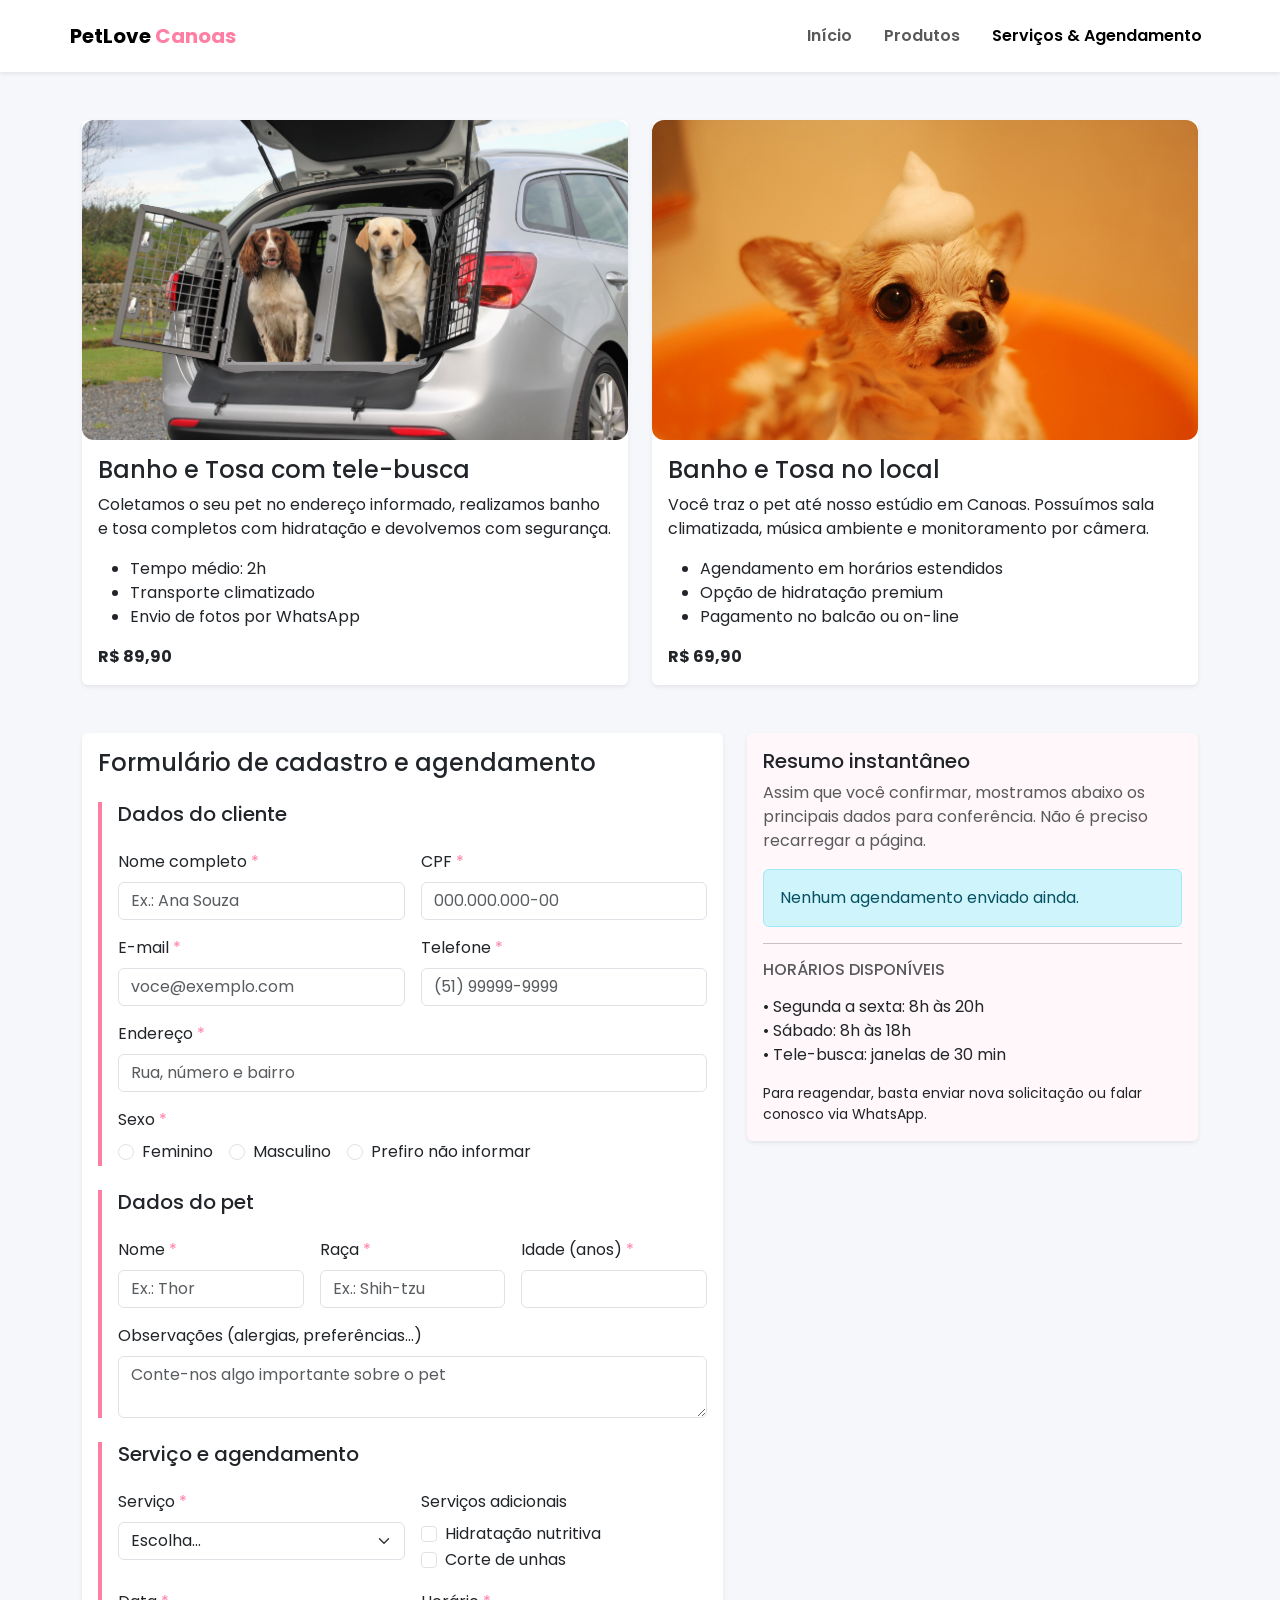
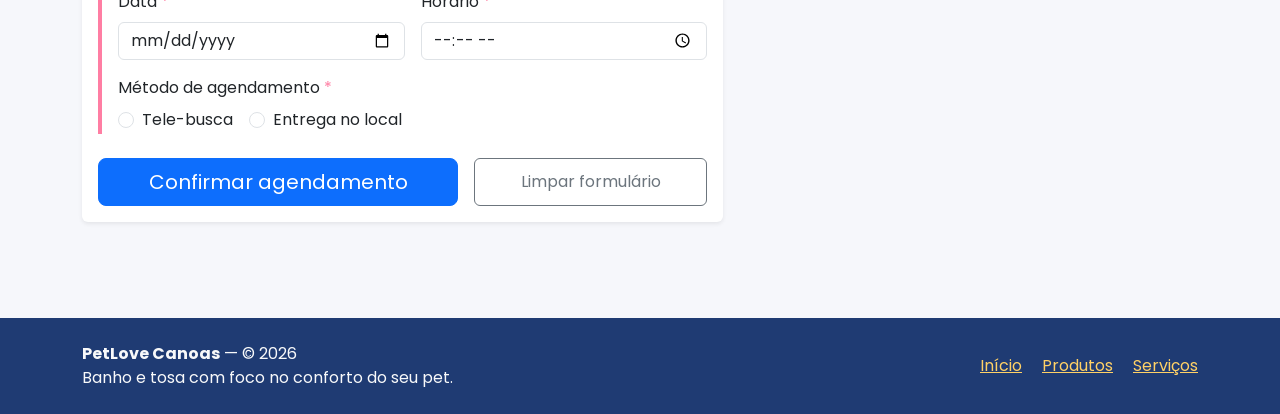
<file: servicos.html>
﻿<!DOCTYPE html>
<html lang="pt-BR">
<head>
  <meta charset="utf-8">
  <title>PetLove Canoas • Serviços e agendamento</title>
  <meta name="viewport" content="width=device-width, initial-scale=1">
  <meta name="description" content="Agende banho e tosa com tele-busca ou entrega local na PetLove Canoas.">
  <link rel="preconnect" href="https://fonts.googleapis.com">
  <link rel="preconnect" href="https://fonts.gstatic.com" crossorigin>
  <link href="https://fonts.googleapis.com/css2?family=Poppins:wght@400;500;600;700&display=swap" rel="stylesheet">
  <link href="https://cdn.jsdelivr.net/npm/bootstrap@5.3.3/dist/css/bootstrap.min.css" rel="stylesheet" integrity="sha384-QWTKZyjpPEjISv5WaRU9OFeRpok6YctnYmDr5pNlyT2bRjXh0JMhjY6hW+ALEwIH" crossorigin="anonymous">
  <link rel="stylesheet" href="assets/css/style.css">
</head>
<body>
  <a class="skip-link" href="#conteudo-servicos">Ir para o agendamento</a>

  <header class="shadow-sm bg-white">
    <nav class="navbar navbar-expand-lg container py-3" aria-label="Menu principal">
      <a class="navbar-brand fw-bold" href="index.html">
        PetLove <span>Canoas</span>
      </a>
      <button class="navbar-toggler" type="button" data-bs-toggle="collapse" data-bs-target="#navbarServicos" aria-controls="navbarServicos" aria-expanded="false" aria-label="Alternar navegação">
        <span class="navbar-toggler-icon"></span>
      </button>
      <div class="collapse navbar-collapse justify-content-end" id="navbarServicos">
        <ul class="navbar-nav gap-3">
          <li class="nav-item">
            <a class="nav-link fw-semibold" href="index.html">Início</a>
          </li>
          <li class="nav-item">
            <a class="nav-link fw-semibold" href="produtos.html">Produtos</a>
          </li>
          <li class="nav-item">
            <a class="nav-link active fw-semibold" href="servicos.html" aria-current="page">Serviços & Agendamento</a>
          </li>
        </ul>
      </div>
    </nav>
  </header>

  <main id="conteudo-servicos" class="pb-5">
    <section class="container py-5" id="banho-tosa">
      <div class="row g-4">
        <div class="col-lg-6">
          <article class="card service-card h-100 border-0 shadow-sm">
            <img src="assets/images/tele-busca.jpg" class="card-img-top service-photo" alt="Dois cães em compartimento seguro sendo transportados por carro">
            <div class="card-body">
              <h2 class="card-title h4">Banho e Tosa com tele-busca</h2>
              <p>Coletamos o seu pet no endereço informado, realizamos banho e tosa completos com hidratação e devolvemos com segurança.</p>
              <ul>
                <li>Tempo médio: 2h</li>
                <li>Transporte climatizado</li>
                <li>Envio de fotos por WhatsApp</li>
              </ul>
              <p class="fw-bold mb-0">R$ 89,90</p>
            </div>
          </article>
        </div>
        <div class="col-lg-6">
          <article class="card service-card h-100 border-0 shadow-sm">
            <img src="assets/images/pexels-nishizuka-25426-485294.jpg" class="card-img-top service-photo" alt="Profissional secando cachorro pequeno em mesa de banho e tosa">
            <div class="card-body">
              <h2 class="card-title h4">Banho e Tosa no local</h2>
              <p>Você traz o pet até nosso estúdio em Canoas. Possuímos sala climatizada, música ambiente e monitoramento por câmera.</p>
              <ul>
                <li>Agendamento em horários estendidos</li>
                <li>Opção de hidratação premium</li>
                <li>Pagamento no balcão ou on-line</li>
              </ul>
              <p class="fw-bold mb-0">R$ 69,90</p>
            </div>
          </article>
        </div>
      </div>
    </section>

    <section class="container pb-5">
      <div class="row g-4">
        <div class="col-lg-7">
          <form class="card border-0 shadow-sm" id="agendamentoForm" novalidate>
            <div class="card-body">
              <h2 class="h4 mb-4">Formulário de cadastro e agendamento</h2>

              <div class="mb-4 form-section">
                <h3 class="h5">Dados do cliente</h3>
                <div class="row g-3 mt-2">
                  <div class="col-md-6">
                    <label class="form-label required" for="nome">Nome completo</label>
                    <input class="form-control" type="text" id="nome" name="nome" placeholder="Ex.: Ana Souza" required>
                  </div>
                  <div class="col-md-6">
                    <label class="form-label required" for="cpf">CPF</label>
                    <input class="form-control" type="text" id="cpf" name="cpf" placeholder="000.000.000-00" pattern="\\d{3}\\.\\d{3}\\.\\d{3}-\\d{2}" required>
                  </div>
                  <div class="col-md-6">
                    <label class="form-label required" for="email">E-mail</label>
                    <input class="form-control" type="email" id="email" name="email" placeholder="voce@exemplo.com" required>
                  </div>
                  <div class="col-md-6">
                    <label class="form-label required" for="telefone">Telefone</label>
                    <input class="form-control" type="tel" id="telefone" name="telefone" placeholder="(51) 99999-9999" required>
                  </div>
                  <div class="col-12">
                    <label class="form-label required" for="enderecoCliente">Endereço</label>
                    <input class="form-control" type="text" id="enderecoCliente" name="enderecoCliente" placeholder="Rua, número e bairro" required>
                  </div>
                  <div class="col-md-12">
                    <span class="form-label d-block required">Sexo</span>
                    <div class="d-flex gap-3">
                      <div class="form-check">
                        <input class="form-check-input" type="radio" name="sexo" id="sexoF" value="Feminino" required>
                        <label class="form-check-label" for="sexoF">Feminino</label>
                      </div>
                      <div class="form-check">
                        <input class="form-check-input" type="radio" name="sexo" id="sexoM" value="Masculino" required>
                        <label class="form-check-label" for="sexoM">Masculino</label>
                      </div>
                      <div class="form-check">
                        <input class="form-check-input" type="radio" name="sexo" id="sexoOutro" value="Prefiro não informar" required>
                        <label class="form-check-label" for="sexoOutro">Prefiro não informar</label>
                      </div>
                    </div>
                  </div>
                </div>
              </div>

              <div class="mb-4 form-section">
                <h3 class="h5">Dados do pet</h3>
                <div class="row g-3 mt-2">
                  <div class="col-md-4">
                    <label class="form-label required" for="petNome">Nome</label>
                    <input class="form-control" type="text" id="petNome" name="petNome" placeholder="Ex.: Thor" required>
                  </div>
                  <div class="col-md-4">
                    <label class="form-label required" for="petRaca">Raça</label>
                    <input class="form-control" type="text" id="petRaca" name="petRaca" placeholder="Ex.: Shih-tzu" required>
                  </div>
                  <div class="col-md-4">
                    <label class="form-label required" for="petIdade">Idade (anos)</label>
                    <input class="form-control" type="number" id="petIdade" name="petIdade" min="0" max="25" required>
                  </div>
                  <div class="col-md-12">
                    <label class="form-label" for="observacoesPet">Observações (alergias, preferências...)</label>
                    <textarea class="form-control" id="observacoesPet" name="observacoesPet" rows="2" placeholder="Conte-nos algo importante sobre o pet"></textarea>
                  </div>
                </div>
              </div>

              <div class="form-section">
                <h3 class="h5">Serviço e agendamento</h3>
                <div class="row g-3 mt-2">
                  <div class="col-md-6">
                    <label class="form-label required" for="servico">Serviço</label>
                    <select class="form-select" id="servico" name="servico" required>
                      <option value="">Escolha...</option>
                      <option value="Banho completo">Banho completo</option>
                      <option value="Tosa higiênica">Tosa higiênica</option>
                      <option value="Banho + tosa completa">Banho + tosa completa</option>
                    </select>
                  </div>
                  <div class="col-md-6">
                    <label class="form-label" for="extras">Serviços adicionais</label>
                    <div class="form-check">
                      <input class="form-check-input" type="checkbox" id="hidrata" name="extras" value="Hidratação">
                      <label class="form-check-label" for="hidrata">Hidratação nutritiva</label>
                    </div>
                    <div class="form-check">
                      <input class="form-check-input" type="checkbox" id="corteUnhas" name="extras" value="Corte de unhas">
                      <label class="form-check-label" for="corteUnhas">Corte de unhas</label>
                    </div>
                  </div>
                  <div class="col-md-6">
                    <label class="form-label required" for="data">Data</label>
                    <input class="form-control" type="date" id="data" name="data" required>
                  </div>
                  <div class="col-md-6">
                    <label class="form-label required" for="hora">Horário</label>
                    <input class="form-control" type="time" id="hora" name="hora" min="08:00" max="20:00" required>
                  </div>
                  <div class="col-md-12">
                    <span class="form-label d-block required">Método de agendamento</span>
                    <div class="d-flex flex-column flex-md-row gap-3">
                      <div class="form-check">
                        <input class="form-check-input" type="radio" id="metodoTele" name="metodo" value="tele-busca" required>
                        <label class="form-check-label" for="metodoTele">Tele-busca</label>
                      </div>
                      <div class="form-check">
                        <input class="form-check-input" type="radio" id="metodoLocal" name="metodo" value="local" required>
                        <label class="form-check-label" for="metodoLocal">Entrega no local</label>
                      </div>
                    </div>
                  </div>
                  <div class="col-md-12 d-none" id="enderecoGroup">
                    <label class="form-label required" for="endereco">Endereço para tele-busca</label>
                    <input class="form-control" type="text" id="endereco" name="endereco" placeholder="Rua, número, complemento">
                  </div>
                </div>
              </div>

              <div class="d-flex flex-column flex-sm-row gap-3 mt-4">
                <button class="btn btn-primary btn-lg flex-fill" type="submit">Confirmar agendamento</button>
                <button class="btn btn-outline-secondary flex-fill" type="reset">Limpar formulário</button>
              </div>
            </div>
          </form>
        </div>

        <div class="col-lg-5">
          <div class="card cta-card border-0 shadow-sm">
            <div class="card-body">
              <h2 class="h5">Resumo instantâneo</h2>
              <p class="text-muted">Assim que você confirmar, mostramos abaixo os principais dados para conferência. Não é preciso recarregar a página.</p>
              <div class="alert alert-info" role="status" aria-live="polite" id="agendamentoResumo">
                Nenhum agendamento enviado ainda.
              </div>
              <hr>
              <h3 class="h6 text-uppercase text-muted mb-3">Horários disponíveis</h3>
              <ul class="list-unstyled">
                <li>• Segunda a sexta: 8h às 20h</li>
                <li>• Sábado: 8h às 18h</li>
                <li>• Tele-busca: janelas de 30 min</li>
              </ul>
              <p class="small mb-0">Para reagendar, basta enviar nova solicitação ou falar conosco via WhatsApp.</p>
            </div>
          </div>
        </div>
      </div>
    </section>
  </main>

  <footer class="mt-auto py-4">
    <div class="container d-flex flex-column flex-md-row align-items-center justify-content-between gap-2">
      <div>
        <strong>PetLove Canoas</strong> — © <span id="current-year">2025</span>
        <p class="mb-0">Banho e tosa com foco no conforto do seu pet.</p>
      </div>
      <nav aria-label="Rodapé">
        <a class="me-3" href="index.html">Início</a>
        <a class="me-3" href="produtos.html">Produtos</a>
        <a href="servicos.html">Serviços</a>
      </nav>
    </div>
  </footer>

  <script src="https://cdn.jsdelivr.net/npm/bootstrap@5.3.3/dist/js/bootstrap.bundle.min.js" integrity="sha384-YvpcrYf0tY3lHB60NNkmXc5s9fDVZLESaAA55NDzOxhy9GkcIdslK1eN7N6jIeHz" crossorigin="anonymous"></script>
  <script src="assets/js/main.js"></script>
</body>
</html>
</file>
<file: assets/css/style.css>
/* PetLove Canoas - estilos principais para a fase 2 */
:root {
  --petlove-blue: #1f3b73;
  --petlove-pink: #ff7ea3;
  --petlove-yellow: #ffd166;
  --text-dark: #1a1a1a;
  --text-light: #f8f9fa;
  --bg-soft: #f6f7fb;
}

body {
  font-family: "Poppins", "Segoe UI", Tahoma, Geneva, Verdana, sans-serif;
  color: var(--text-dark);
  background-color: var(--bg-soft);
}

.skip-link {
  position: absolute;
  left: -999px;
  top: auto;
  width: 1px;
  height: 1px;
  overflow: hidden;
}

.skip-link:focus {
  left: 16px;
  top: 16px;
  width: auto;
  height: auto;
  padding: 0.5rem 1rem;
  background: var(--petlove-yellow);
  color: var(--text-dark);
  z-index: 1000;
}

a {
  color: var(--petlove-blue);
}

a:hover {
  color: var(--petlove-pink);
}

.navbar-brand span {
  color: var(--petlove-pink);
}

.hero-overlay {
  background: linear-gradient(90deg, rgba(31, 59, 115, 0.9), rgba(255, 126, 163, 0.65));
}

.hero-overlay .display-5,
.hero-overlay p {
  color: var(--text-light);
}

.carousel-item img {
  object-fit: cover;
  height: 420px;
}

.carousel-caption {
  background: rgba(255, 255, 255, 0.85);
  border-radius: 12px;
  padding: 1rem 1.5rem;
  color: #000;
  text-shadow: none;
}

.carousel-caption h5,
.carousel-caption p {
  color: inherit;
}

.feature-icon {
  width: 64px;
  height: 64px;
  border-radius: 16px;
  display: flex;
  align-items: center;
  justify-content: center;
  font-size: 1.75rem;
  background: var(--petlove-yellow);
  color: var(--text-dark);
}

.product-card img,
.service-card img {
  border-radius: 12px;
}

.service-photo {
  width: 100%;
  height: 320px;
  object-fit: cover;
}

.product-photo {
  width: 100%;
  height: 260px;
  object-fit: contain;
  background: #f8f9fa;
  padding: 1.5rem;
}

.product-card {
  transition: transform 0.2s ease, box-shadow 0.2s ease;
}

.product-card:hover {
  transform: translateY(-6px);
  box-shadow: 0 1rem 2rem rgba(31, 59, 115, 0.15);
}

.form-section {
  border-left: 4px solid var(--petlove-pink);
  padding-left: 1rem;
}

.required::after {
  content: " *";
  color: var(--petlove-pink);
}

.schedule-badge {
  background: var(--petlove-blue);
  color: var(--text-light);
  border-radius: 999px;
  padding: 0.25rem 0.75rem;
  font-size: 0.85rem;
}

.cta-card {
  background: #fff7f9;
  border: 1px solid rgba(31, 59, 115, 0.08);
}

.cta-card .btn {
  min-width: 180px;
}

footer {
  color: var(--text-light);
  background: var(--petlove-blue);
}

footer a {
  color: var(--petlove-yellow);
}

@media (max-width: 768px) {
  .carousel-item img {
    height: 280px;
  }

  .hero-overlay .display-5 {
    font-size: 1.8rem;
  }
}
</file>
